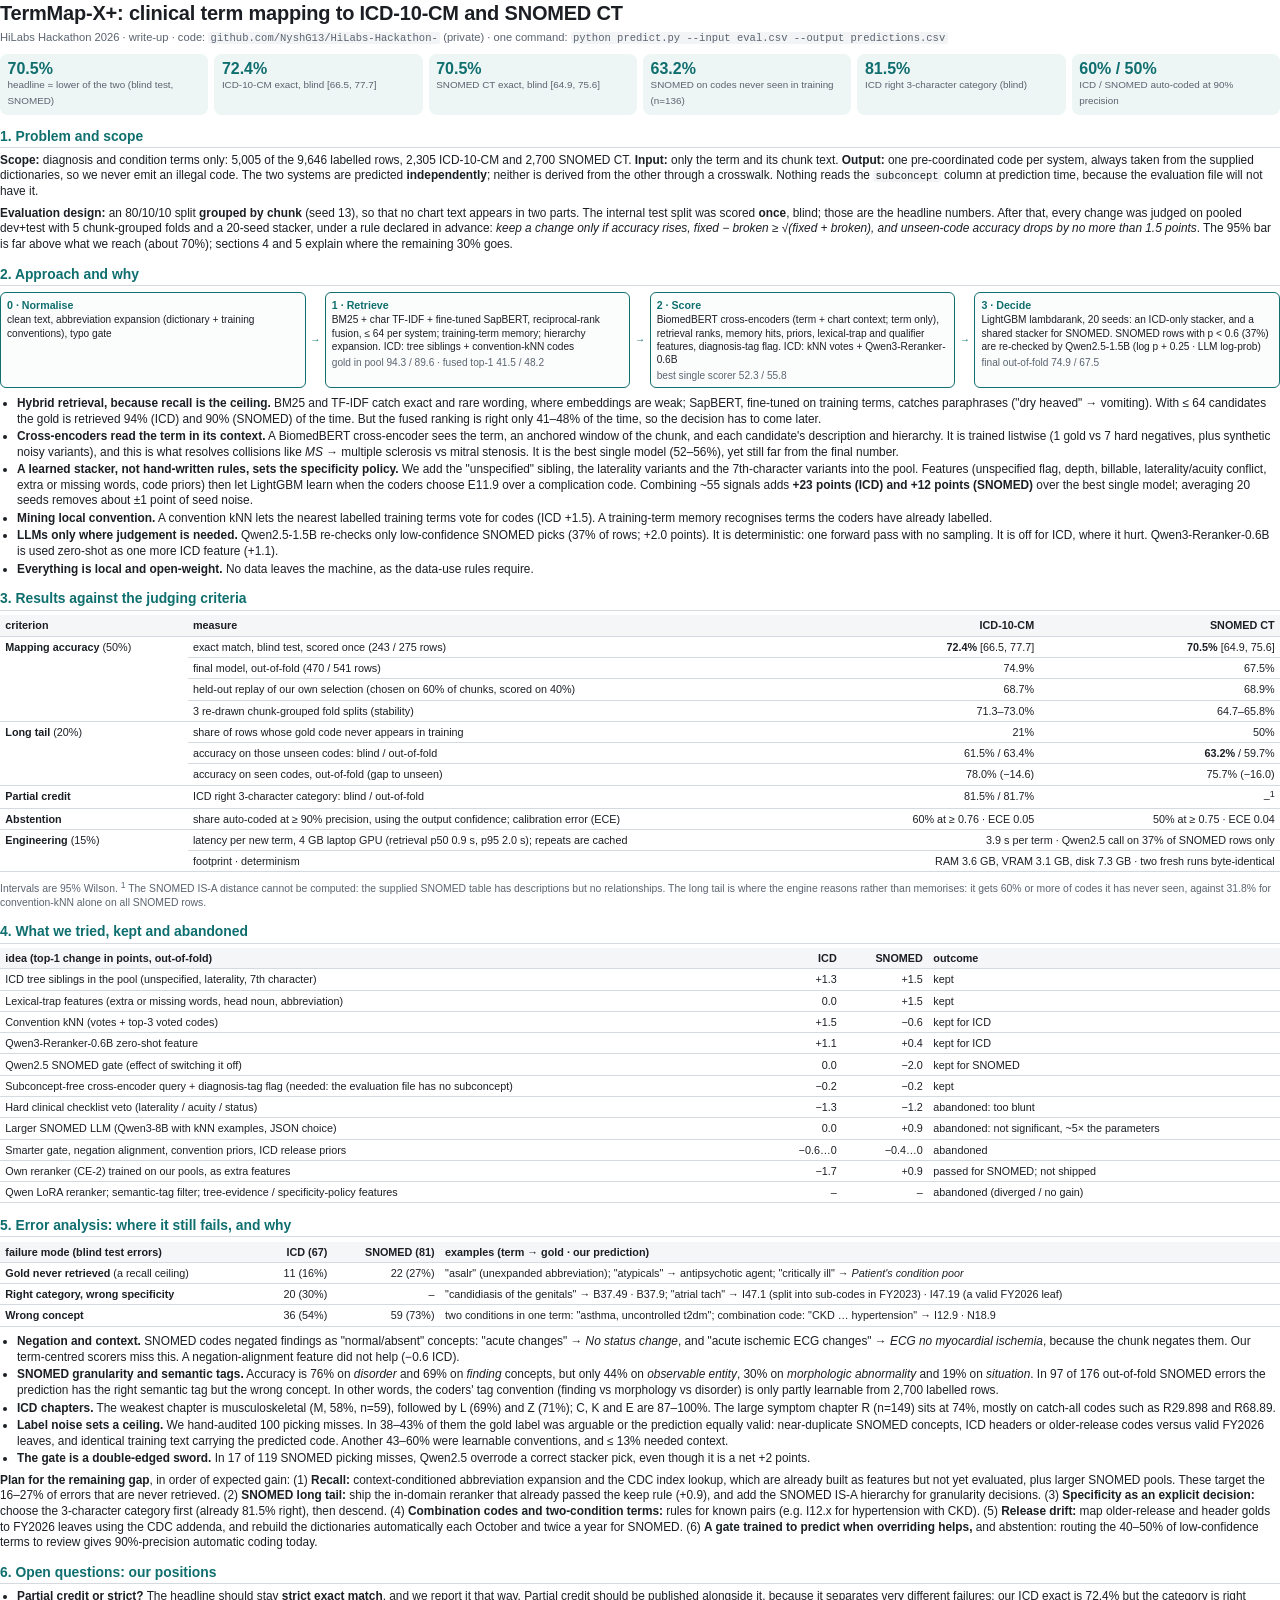
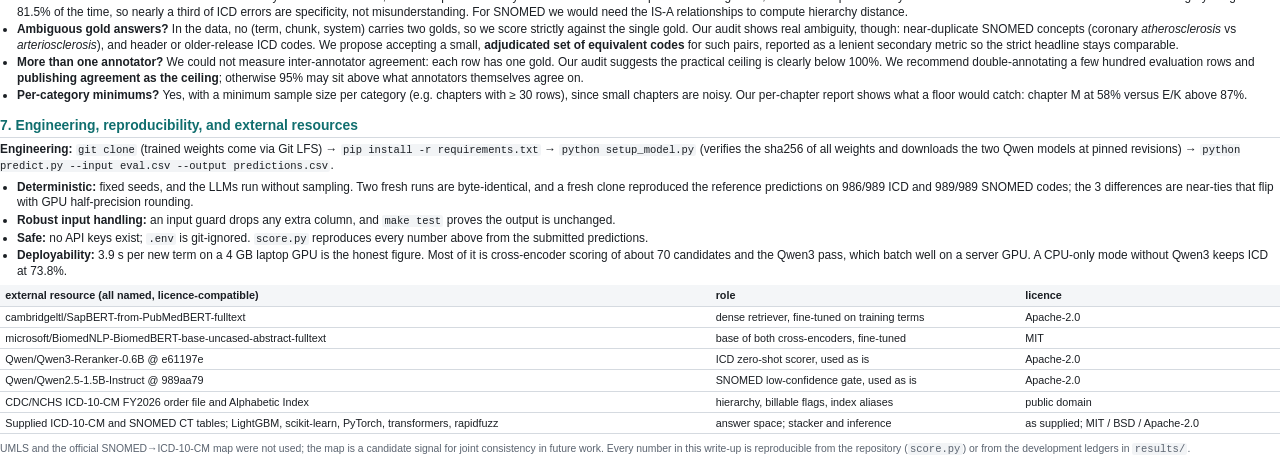
<file: docs/TermMap_XPlus_Writeup.html>
<!doctype html>
<html lang="en"><head><meta charset="utf-8"><title>TermMap-X+ Write-up</title>
<style>
@page { size: A4; margin: 12mm 13mm 12mm 13mm; }
:root { --ink:#1b1f24; --mute:#5b6470; --line:#d5dae0; --acc:#0f6e6e; --soft:#eef5f5; }
* { box-sizing: border-box; }
body { font-family: "Segoe UI", Calibri, Arial, sans-serif; font-size: 8.9pt; line-height: 1.32; color: var(--ink); background:#fff; margin:0; }
h1 { font-size: 15pt; margin: 0 0 1mm; letter-spacing:-.2px; }
h2 { font-size: 10.4pt; color: var(--acc); margin: 3.2mm 0 1.2mm; padding-bottom: .6mm; border-bottom: 1px solid var(--line); }
h3 { font-size: 9.2pt; margin: 2mm 0 .8mm; }
p { margin: 0 0 1.5mm; }
.sub { color: var(--mute); font-size: 8.4pt; margin-bottom: 2mm; }
.kpis { display: grid; grid-template-columns: repeat(6, 1fr); gap: 1.6mm; margin: 2mm 0 1mm; }
.kpi { background: var(--soft); border-radius: 2mm; padding: 1.6mm 2mm; }
.kpi b { display:block; font-size: 12pt; color: var(--acc); line-height:1.1; }
.kpi span { font-size: 7.4pt; color: var(--mute); }
table { border-collapse: collapse; width: 100%; margin: 1mm 0 2mm; font-size: 8.1pt; }
th, td { border-bottom: 1px solid var(--line); padding: .8mm 1.4mm; text-align: left; vertical-align: top; }
th { background: #f4f6f8; font-weight: 600; }
td.n, th.n { text-align: right; white-space: nowrap; }
ul { margin: 0 0 1.5mm 4.5mm; padding: 0; } li { margin: 0 0 .5mm; }
.flow { display: flex; gap: 1.2mm; align-items: stretch; margin: 1.5mm 0 2mm; font-size: 7.6pt; }
.box { flex: 1; border: 1px solid var(--acc); border-radius: 1.6mm; padding: 1.3mm 1.6mm; background:#fbfdfd; }
.box b { color: var(--acc); display:block; font-size: 8pt; margin-bottom: .4mm; }
.arr { align-self: center; color: var(--acc); font-weight: 700; }
.box .m { color: var(--mute); display:block; margin-top: .6mm; }
.two { display: grid; grid-template-columns: 1fr 1fr; gap: 4mm; }
.note { color: var(--mute); font-size: 7.8pt; }
code { font-family: Consolas, monospace; font-size: 7.9pt; background: #f2f4f6; padding: 0 .6mm; border-radius: .6mm; }
.pb { break-before: page; }
</style></head><body>

<h1>TermMap-X+: clinical term mapping to ICD-10-CM and SNOMED CT</h1>
<div class="sub">HiLabs Hackathon 2026 · write-up · code: <code>github.com/NyshG13/HiLabs-Hackathon-</code> (private) · one command: <code>python predict.py --input eval.csv --output predictions.csv</code></div>

<div class="kpis">
 <div class="kpi"><b>70.5%</b><span>headline = lower of the two (blind test, SNOMED)</span></div>
 <div class="kpi"><b>72.4%</b><span>ICD-10-CM exact, blind [66.5, 77.7]</span></div>
 <div class="kpi"><b>70.5%</b><span>SNOMED CT exact, blind [64.9, 75.6]</span></div>
 <div class="kpi"><b>63.2%</b><span>SNOMED on codes never seen in training (n=136)</span></div>
 <div class="kpi"><b>81.5%</b><span>ICD right 3-character category (blind)</span></div>
 <div class="kpi"><b>60% / 50%</b><span>ICD / SNOMED auto-coded at 90% precision</span></div>
</div>

<h2>1. Problem and scope</h2>
<p><b>Scope:</b>
diagnosis and condition terms only: 5,005 of the 9,646 labelled rows, 2,305 ICD-10-CM and 2,700 SNOMED CT.
<b>Input:</b> only the term and its chunk text. <b>Output:</b> one pre-coordinated code per system, always taken from the supplied dictionaries, so we never emit an illegal code.
The two systems are predicted <b>independently</b>; neither is derived from the other through a crosswalk.
Nothing reads the <code>subconcept</code> column at prediction time, because the evaluation file will not have it.</p>
<p><b>Evaluation design:</b>
an 80/10/10 split <b>grouped by chunk</b> (seed 13), so that no chart text appears in two parts.
The internal test split was scored <b>once</b>, blind; those are the headline numbers.
After that, every change was judged on pooled dev+test with 5 chunk-grouped folds and a 20-seed stacker, under a rule declared in advance:
<i>keep a change only if accuracy rises, fixed − broken ≥ √(fixed + broken), and unseen-code accuracy drops by no more than 1.5 points</i>.
The 95% bar is far above what we reach (about 70%); sections 4 and 5 explain where the remaining 30% goes.</p>

<h2>2. Approach and why</h2>
<div class="flow">
 <div class="box"><b>0 · Normalise</b>clean text, abbreviation expansion (dictionary + training conventions), typo gate</div><div class="arr">→</div>
 <div class="box"><b>1 · Retrieve</b>BM25 + char TF-IDF + fine-tuned SapBERT, reciprocal-rank fusion, ≤ 64 per system; training-term memory; hierarchy expansion. ICD: tree siblings + convention-kNN codes<span class="m">gold in pool 94.3 / 89.6 · fused top-1 41.5 / 48.2</span></div><div class="arr">→</div>
 <div class="box"><b>2 · Score</b>BiomedBERT cross-encoders (term + chart context; term only), retrieval ranks, memory hits, priors, lexical-trap and qualifier features, diagnosis-tag flag. ICD: kNN votes + Qwen3-Reranker-0.6B<span class="m">best single scorer 52.3 / 55.8</span></div><div class="arr">→</div>
 <div class="box"><b>3 · Decide</b>LightGBM lambdarank, 20 seeds: an ICD-only stacker, and a shared stacker for SNOMED. SNOMED rows with p &lt; 0.6 (37%) are re-checked by Qwen2.5-1.5B (log p + 0.25 · LLM log-prob)<span class="m">final out-of-fold 74.9 / 67.5</span></div>
</div>
<ul>
<li><b>Hybrid retrieval, because recall is the ceiling.</b> BM25 and TF-IDF catch exact and rare wording, where embeddings are weak; SapBERT, fine-tuned on training terms, catches paraphrases ("dry heaved" → vomiting). With ≤ 64 candidates the gold is retrieved 94% (ICD) and 90% (SNOMED) of the time. But the fused ranking is right only 41–48% of the time, so the decision has to come later.</li>
<li><b>Cross-encoders read the term in its context.</b> A BiomedBERT cross-encoder sees the term, an anchored window of the chunk, and each candidate's description and hierarchy. It is trained listwise (1 gold vs 7 hard negatives, plus synthetic noisy variants), and this is what resolves collisions like <i>MS</i> → multiple sclerosis vs mitral stenosis. It is the best single model (52–56%), yet still far from the final number.</li>
<li><b>A learned stacker, not hand-written rules, sets the specificity policy.</b> We add the "unspecified" sibling, the laterality variants and the 7th-character variants into the pool. Features (unspecified flag, depth, billable, laterality/acuity conflict, extra or missing words, code priors) then let LightGBM learn when the coders choose E11.9 over a complication code. Combining ~55 signals adds <b>+23 points (ICD) and +12 points (SNOMED)</b> over the best single model; averaging 20 seeds removes about ±1 point of seed noise.</li>
<li><b>Mining local convention.</b> A convention kNN lets the nearest labelled training terms vote for codes (ICD +1.5). A training-term memory recognises terms the coders have already labelled.</li>
<li><b>LLMs only where judgement is needed.</b> Qwen2.5-1.5B re-checks only low-confidence SNOMED picks (37% of rows; +2.0 points). It is deterministic: one forward pass with no sampling. It is off for ICD, where it hurt. Qwen3-Reranker-0.6B is used zero-shot as one more ICD feature (+1.1).</li>
<li><b>Everything is local and open-weight.</b> No data leaves the machine, as the data-use rules require.</li>
</ul>

<h2>3. Results against the judging criteria</h2>
<table>
<tr><th>criterion</th><th>measure</th><th class="n">ICD-10-CM</th><th class="n">SNOMED CT</th></tr>
<tr><td rowspan="4"><b>Mapping accuracy</b> (50%)</td><td>exact match, blind test, scored once (243 / 275 rows)</td><td class="n"><b>72.4%</b> [66.5, 77.7]</td><td class="n"><b>70.5%</b> [64.9, 75.6]</td></tr>
<tr><td>final model, out-of-fold (470 / 541 rows)</td><td class="n">74.9%</td><td class="n">67.5%</td></tr>
<tr><td>held-out replay of our own selection (chosen on 60% of chunks, scored on 40%)</td><td class="n">68.7%</td><td class="n">68.9%</td></tr>
<tr><td>3 re-drawn chunk-grouped fold splits (stability)</td><td class="n">71.3–73.0%</td><td class="n">64.7–65.8%</td></tr>
<tr><td rowspan="3"><b>Long tail</b> (20%)</td><td>share of rows whose gold code never appears in training</td><td class="n">21%</td><td class="n">50%</td></tr>
<tr><td>accuracy on those unseen codes: blind / out-of-fold</td><td class="n">61.5% / 63.4%</td><td class="n"><b>63.2%</b> / 59.7%</td></tr>
<tr><td>accuracy on seen codes, out-of-fold (gap to unseen)</td><td class="n">78.0% (−14.6)</td><td class="n">75.7% (−16.0)</td></tr>
<tr><td><b>Partial credit</b></td><td>ICD right 3-character category: blind / out-of-fold</td><td class="n">81.5% / 81.7%</td><td class="n">–<sup>1</sup></td></tr>
<tr><td><b>Abstention</b></td><td>share auto-coded at ≥ 90% precision, using the output confidence; calibration error (ECE)</td><td class="n">60% at ≥ 0.76 · ECE 0.05</td><td class="n">50% at ≥ 0.75 · ECE 0.04</td></tr>
<tr><td rowspan="2"><b>Engineering</b> (15%)</td><td>latency per new term, 4 GB laptop GPU (retrieval p50 0.9 s, p95 2.0 s); repeats are cached</td><td class="n" colspan="2">3.9 s per term · Qwen2.5 call on 37% of SNOMED rows only</td></tr>
<tr><td>footprint · determinism</td><td class="n" colspan="2">RAM 3.6 GB, VRAM 3.1 GB, disk 7.3 GB · two fresh runs byte-identical</td></tr>
</table>
<p class="note">Intervals are 95% Wilson. <sup>1</sup> The SNOMED IS-A distance cannot be computed: the supplied SNOMED table has descriptions but no relationships. The long tail is where the engine reasons rather than memorises: it gets 60% or more of codes it has never seen, against 31.8% for convention-kNN alone on all SNOMED rows.</p>

<h2>4. What we tried, kept and abandoned</h2>
<table>
<tr><th>idea (top-1 change in points, out-of-fold)</th><th class="n">ICD</th><th class="n">SNOMED</th><th>outcome</th></tr>
<tr><td>ICD tree siblings in the pool (unspecified, laterality, 7th character)</td><td class="n">+1.3</td><td class="n">+1.5</td><td>kept</td></tr>
<tr><td>Lexical-trap features (extra or missing words, head noun, abbreviation)</td><td class="n">0.0</td><td class="n">+1.5</td><td>kept</td></tr>
<tr><td>Convention kNN (votes + top-3 voted codes)</td><td class="n">+1.5</td><td class="n">−0.6</td><td>kept for ICD</td></tr>
<tr><td>Qwen3-Reranker-0.6B zero-shot feature</td><td class="n">+1.1</td><td class="n">+0.4</td><td>kept for ICD</td></tr>
<tr><td>Qwen2.5 SNOMED gate (effect of switching it off)</td><td class="n">0.0</td><td class="n">−2.0</td><td>kept for SNOMED</td></tr>
<tr><td>Subconcept-free cross-encoder query + diagnosis-tag flag (needed: the evaluation file has no subconcept)</td><td class="n">−0.2</td><td class="n">−0.2</td><td>kept</td></tr>
<tr><td>Hard clinical checklist veto (laterality / acuity / status)</td><td class="n">−1.3</td><td class="n">−1.2</td><td>abandoned: too blunt</td></tr>
<tr><td>Larger SNOMED LLM (Qwen3-8B with kNN examples, JSON choice)</td><td class="n">0.0</td><td class="n">+0.9</td><td>abandoned: not significant, ~5× the parameters</td></tr>
<tr><td>Smarter gate, negation alignment, convention priors, ICD release priors</td><td class="n">−0.6…0</td><td class="n">−0.4…0</td><td>abandoned</td></tr>
<tr><td>Own reranker (CE-2) trained on our pools, as extra features</td><td class="n">−1.7</td><td class="n">+0.9</td><td>passed for SNOMED; not shipped</td></tr>
<tr><td>Qwen LoRA reranker; semantic-tag filter; tree-evidence / specificity-policy features</td><td class="n">–</td><td class="n">–</td><td>abandoned (diverged / no gain)</td></tr>
</table>

<h2>5. Error analysis: where it still fails, and why</h2>
<table>
<tr><th>failure mode (blind test errors)</th><th class="n">ICD (67)</th><th class="n">SNOMED (81)</th><th>examples (term → gold · our prediction)</th></tr>
<tr><td><b>Gold never retrieved</b> (a recall ceiling)</td><td class="n">11 (16%)</td><td class="n">22 (27%)</td><td>"asalr" (unexpanded abbreviation); "atypicals" → antipsychotic agent; "critically ill" → <i>Patient's condition poor</i></td></tr>
<tr><td><b>Right category, wrong specificity</b></td><td class="n">20 (30%)</td><td class="n">–</td><td>"candidiasis of the genitals" → B37.49 · B37.9; "atrial tach" → I47.1 (split into sub-codes in FY2023) · I47.19 (a valid FY2026 leaf)</td></tr>
<tr><td><b>Wrong concept</b></td><td class="n">36 (54%)</td><td class="n">59 (73%)</td><td>two conditions in one term: "asthma, uncontrolled t2dm"; combination code: "CKD … hypertension" → I12.9 · N18.9</td></tr>
</table>
<ul>
<li><b>Negation and context.</b> SNOMED codes negated findings as "normal/absent" concepts: "acute changes" → <i>No status change</i>, and "acute ischemic ECG changes" → <i>ECG no myocardial ischemia</i>, because the chunk negates them. Our term-centred scorers miss this. A negation-alignment feature did not help (−0.6 ICD).</li>
<li><b>SNOMED granularity and semantic tags.</b> Accuracy is 76% on <i>disorder</i> and 69% on <i>finding</i> concepts, but only 44% on <i>observable entity</i>, 30% on <i>morphologic abnormality</i> and 19% on <i>situation</i>. In 97 of 176 out-of-fold SNOMED errors the prediction has the right semantic tag but the wrong concept. In other words, the coders' tag convention (finding vs morphology vs disorder) is only partly learnable from 2,700 labelled rows.</li>
<li><b>ICD chapters.</b> The weakest chapter is musculoskeletal (M, 58%, n=59), followed by L (69%) and Z (71%); C, K and E are 87–100%. The large symptom chapter R (n=149) sits at 74%, mostly on catch-all codes such as R29.898 and R68.89.</li>
<li><b>Label noise sets a ceiling.</b> We hand-audited 100 picking misses. In 38–43% of them the gold label was arguable or the prediction equally valid: near-duplicate SNOMED concepts, ICD headers or older-release codes versus valid FY2026 leaves, and identical training text carrying the predicted code. Another 43–60% were learnable conventions, and ≤ 13% needed context.</li>
<li><b>The gate is a double-edged sword.</b> In 17 of 119 SNOMED picking misses, Qwen2.5 overrode a correct stacker pick, even though it is a net +2 points.</li>
</ul>
<p><b>Plan for the remaining gap</b>, in order of expected gain:
(1) <b>Recall:</b> context-conditioned abbreviation expansion and the CDC index lookup, which are already built as features but not yet evaluated, plus larger SNOMED pools. These target the 16–27% of errors that are never retrieved.
(2) <b>SNOMED long tail:</b> ship the in-domain reranker that already passed the keep rule (+0.9), and add the SNOMED IS-A hierarchy for granularity decisions.
(3) <b>Specificity as an explicit decision:</b> choose the 3-character category first (already 81.5% right), then descend.
(4) <b>Combination codes and two-condition terms:</b> rules for known pairs (e.g. I12.x for hypertension with CKD).
(5) <b>Release drift:</b> map older-release and header golds to FY2026 leaves using the CDC addenda, and rebuild the dictionaries automatically each October and twice a year for SNOMED.
(6) <b>A gate trained to predict when overriding helps,</b> and abstention: routing the 40–50% of low-confidence terms to review gives 90%-precision automatic coding today.</p>

<h2>6. Open questions: our positions</h2>
<ul>
<li><b>Partial credit or strict?</b> The headline should stay <b>strict exact match</b>, and we report it that way. Partial credit should be published alongside it, because it separates very different failures: our ICD exact is 72.4% but the category is right 81.5% of the time, so nearly a third of ICD errors are specificity, not misunderstanding. For SNOMED we would need the IS-A relationships to compute hierarchy distance.</li>
<li><b>Ambiguous gold answers?</b> In the data, no (term, chunk, system) carries two golds, so we score strictly against the single gold. Our audit shows real ambiguity, though: near-duplicate SNOMED concepts (coronary <i>atherosclerosis</i> vs <i>arteriosclerosis</i>), and header or older-release ICD codes. We propose accepting a small, <b>adjudicated set of equivalent codes</b> for such pairs, reported as a lenient secondary metric so the strict headline stays comparable.</li>
<li><b>More than one annotator?</b> We could not measure inter-annotator agreement: each row has one gold. Our audit suggests the practical ceiling is clearly below 100%. We recommend double-annotating a few hundred evaluation rows and <b>publishing agreement as the ceiling</b>; otherwise 95% may sit above what annotators themselves agree on.</li>
<li><b>Per-category minimums?</b> Yes, with a minimum sample size per category (e.g. chapters with ≥ 30 rows), since small chapters are noisy. Our per-chapter report shows what a floor would catch: chapter M at 58% versus E/K above 87%.</li>
</ul>

<h2>7. Engineering, reproducibility, and external resources</h2>
<p><b>Engineering:</b>
<code>git clone</code> (trained weights come via Git LFS) → <code>pip install -r requirements.txt</code> → <code>python setup_model.py</code> (verifies the sha256 of all weights and downloads the two Qwen models at pinned revisions) → <code>python predict.py --input eval.csv --output predictions.csv</code>.</p>
<ul>
<li><b>Deterministic:</b> fixed seeds, and the LLMs run without sampling. Two fresh runs are byte-identical, and a fresh clone reproduced the reference predictions on 986/989 ICD and 989/989 SNOMED codes; the 3 differences are near-ties that flip with GPU half-precision rounding.</li>
<li><b>Robust input handling:</b> an input guard drops any extra column, and <code>make test</code> proves the output is unchanged.</li>
<li><b>Safe:</b> no API keys exist; <code>.env</code> is git-ignored. <code>score.py</code> reproduces every number above from the submitted predictions.</li>
<li><b>Deployability:</b> 3.9 s per new term on a 4 GB laptop GPU is the honest figure. Most of it is cross-encoder scoring of about 70 candidates and the Qwen3 pass, which batch well on a server GPU. A CPU-only mode without Qwen3 keeps ICD at 73.8%.</li>
</ul>
<table>
<tr><th>external resource (all named, licence-compatible)</th><th>role</th><th>licence</th></tr>
<tr><td>cambridgeltl/SapBERT-from-PubMedBERT-fulltext</td><td>dense retriever, fine-tuned on training terms</td><td>Apache-2.0</td></tr>
<tr><td>microsoft/BiomedNLP-BiomedBERT-base-uncased-abstract-fulltext</td><td>base of both cross-encoders, fine-tuned</td><td>MIT</td></tr>
<tr><td>Qwen/Qwen3-Reranker-0.6B @ e61197e</td><td>ICD zero-shot scorer, used as is</td><td>Apache-2.0</td></tr>
<tr><td>Qwen/Qwen2.5-1.5B-Instruct @ 989aa79</td><td>SNOMED low-confidence gate, used as is</td><td>Apache-2.0</td></tr>
<tr><td>CDC/NCHS ICD-10-CM FY2026 order file and Alphabetic Index</td><td>hierarchy, billable flags, index aliases</td><td>public domain</td></tr>
<tr><td>Supplied ICD-10-CM and SNOMED CT tables; LightGBM, scikit-learn, PyTorch, transformers, rapidfuzz</td><td>answer space; stacker and inference</td><td>as supplied; MIT / BSD / Apache-2.0</td></tr>
</table>
<p class="note">UMLS and the official SNOMED→ICD-10-CM map were not used; the map is a candidate signal for joint consistency in future work. Every number in this write-up is reproducible from the repository (<code>score.py</code>) or from the development ledgers in <code>results/</code>.</p>
</body></html>
</file>
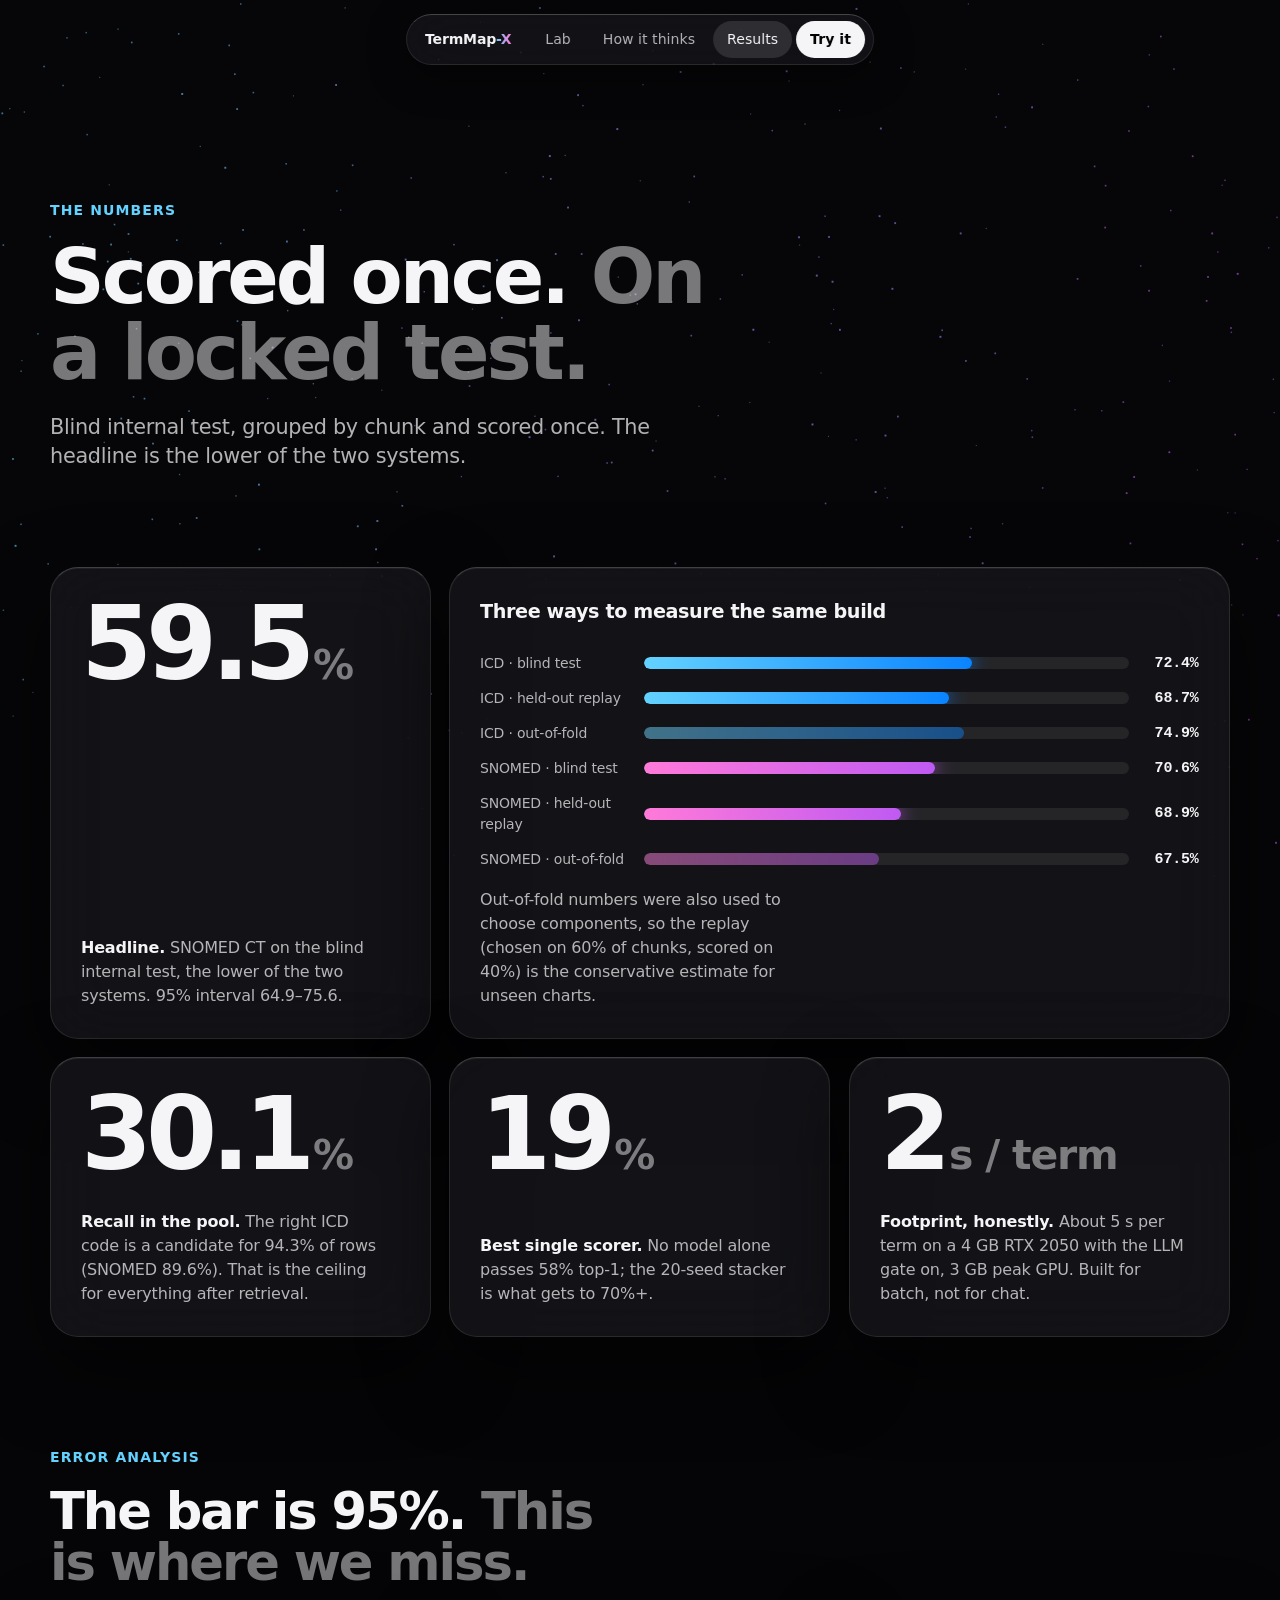
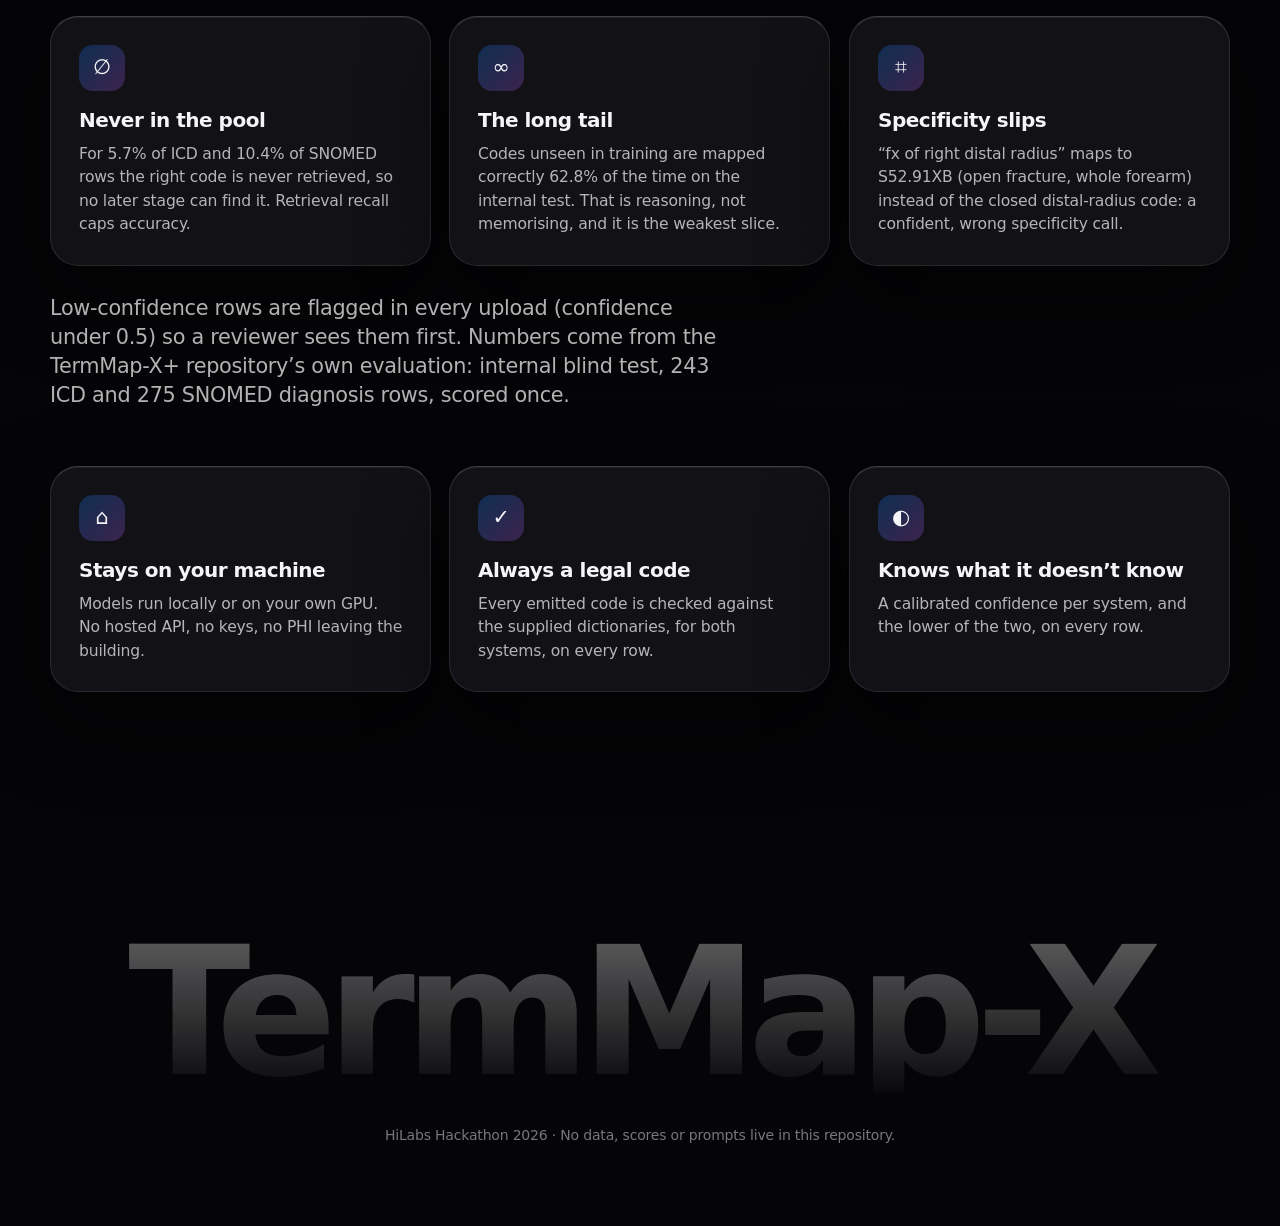
<file: web/results.html>
<!doctype html>
<html lang="en">
<head>
<meta charset="utf-8">
<meta name="viewport" content="width=device-width, initial-scale=1, viewport-fit=cover">
<meta name="theme-color" content="#050507">
<title>Results — TermMap-X</title>
<meta name="description" content="One clinical term in, one ICD-10-CM code and one SNOMED CT concept out. Calibrated, local, always a legal code.">
<link rel="icon" href="data:image/svg+xml,%3Csvg xmlns='http://www.w3.org/2000/svg' viewBox='0 0 32 32'%3E%3Ccircle cx='11' cy='16' r='7' fill='%230a84ff'/%3E%3Ccircle cx='21' cy='16' r='7' fill='%23bf5af2' fill-opacity='.85'/%3E%3C/svg%3E">
<link rel="stylesheet" href="style.css">
</head>
<body>
<canvas id="field" aria-hidden="true"></canvas>
<div class="grain" aria-hidden="true"></div>

<nav class="nav" aria-label="Primary">
  <a class="brand" href="index.html">TermMap<i>-X</i></a>
  <a href="lab.html" class="hide-s">Lab</a><a href="index.html#how" class="hide-s">How it thinks</a><a href="results.html" class="hide-s" aria-current="page">Results</a>
  <a href="lab.html" class="cta" data-magnet>Try it</a>
</nav>

<main>
  <div class="page-head"><div class="wrap"><div class="kicker reveal">The numbers</div><h2 class="reveal">Scored once. <em>On a locked test.</em></h2><p class="sub reveal">Blind internal test, grouped by chunk and scored once. The headline is the lower of the two systems.</p></div></div>
  <section id="numbers" class="after-head">
    <div class="wrap">
      <div class="stats">
        <div class="glass stat reveal" data-spot>
          <div><div class="big" data-count="70.6" data-dec="1">0<small>%</small></div></div>
          <div class="lbl"><b>Headline.</b> SNOMED CT on the blind internal test, the lower of the two systems. 95% interval 64.9–75.6.</div>
        </div>
        <div class="glass stat wide reveal" data-spot style="--d:80ms">
          <div>
            <div style="font-weight:650;letter-spacing:-0.02em;font-size:1.2rem">Three ways to measure the same build</div>
            <div class="bars">
              <div class="bar icd"><span>ICD · blind test</span><div class="track"><div class="fill" data-w="72.4"></div></div><b>72.4%</b></div>
              <div class="bar icd"><span>ICD · held-out replay</span><div class="track"><div class="fill" data-w="68.7"></div></div><b>68.7%</b></div>
              <div class="bar icd mute"><span>ICD · out-of-fold</span><div class="track"><div class="fill" data-w="74.9"></div></div><b>74.9%</b></div>
              <div class="bar sn"><span>SNOMED · blind test</span><div class="track"><div class="fill" data-w="70.6"></div></div><b>70.6%</b></div>
              <div class="bar sn"><span>SNOMED · held-out replay</span><div class="track"><div class="fill" data-w="68.9"></div></div><b>68.9%</b></div>
              <div class="bar sn mute"><span>SNOMED · out-of-fold</span><div class="track"><div class="fill" data-w="67.5"></div></div><b>67.5%</b></div>
            </div>
          </div>
          <div class="lbl">Out-of-fold numbers were also used to choose components, so the replay (chosen on 60% of chunks, scored on 40%) is the conservative estimate for unseen charts.</div>
        </div>
        <div class="glass stat reveal" data-spot>
          <div><div class="big" data-count="94.3" data-dec="1">0<small>%</small></div></div>
          <div class="lbl"><b>Recall in the pool.</b> The right ICD code is a candidate for 94.3% of rows (SNOMED 89.6%). That is the ceiling for everything after retrieval.</div>
        </div>
        <div class="glass stat reveal" data-spot style="--d:80ms">
          <div><div class="big" data-count="58" data-dec="0">0<small>%</small></div></div>
          <div class="lbl"><b>Best single scorer.</b> No model alone passes 58% top-1; the 20-seed stacker is what gets to 70%+.</div>
        </div>
        <div class="glass stat reveal" data-spot style="--d:160ms">
          <div><div class="big" data-count="5" data-dec="0">0<small>s / term</small></div></div>
          <div class="lbl"><b>Footprint, honestly.</b> About 5 s per term on a 4 GB RTX 2050 with the LLM gate on, 3 GB peak GPU. Built for batch, not for chat.</div>
        </div>
      </div>

      <div class="eh reveal">
        <div class="kicker">Error analysis</div>
        <h2 style="font-size:clamp(1.8rem,4.4vw,3.2rem)">The bar is 95%. <em>This is where we miss.</em></h2>
      </div>
      <div class="principles">
        <div class="glass principle reveal" data-spot><div class="ic">∅</div><h4>Never in the pool</h4><p>For 5.7% of ICD and 10.4% of SNOMED rows the right code is never retrieved, so no later stage can find it. Retrieval recall caps accuracy.</p></div>
        <div class="glass principle reveal" data-spot style="--d:80ms"><div class="ic">∞</div><h4>The long tail</h4><p>Codes unseen in training are mapped correctly 62.8% of the time on the internal test. That is reasoning, not memorising, and it is the weakest slice.</p></div>
        <div class="glass principle reveal" data-spot style="--d:160ms"><div class="ic">⌗</div><h4>Specificity slips</h4><p>“fx of right distal radius” maps to S52.91XB (open fracture, whole forearm) instead of the closed distal-radius code: a confident, wrong specificity call.</p></div>
      </div>
      <p class="sub reveal" style="margin-top:28px">Low-confidence rows are flagged in every upload (confidence under 0.5) so a reviewer sees them first. Numbers come from the TermMap-X+ repository’s own evaluation: internal blind test, 243 ICD and 275 SNOMED diagnosis rows, scored once.</p>

      <div class="principles" style="margin-top:56px">
        <div class="glass principle reveal" data-spot><div class="ic">⌂</div><h4>Stays on your machine</h4><p>Models run locally or on your own GPU. No hosted API, no keys, no PHI leaving the building.</p></div>
        <div class="glass principle reveal" data-spot style="--d:80ms"><div class="ic">✓</div><h4>Always a legal code</h4><p>Every emitted code is checked against the supplied dictionaries, for both systems, on every row.</p></div>
        <div class="glass principle reveal" data-spot style="--d:160ms"><div class="ic">◐</div><h4>Knows what it doesn’t know</h4><p>A calibrated confidence per system, and the lower of the two, on every row.</p></div>
      </div>
    </div>
  </section>
</main>

<footer>
  <div class="big-word">TermMap-X</div>
  <p>HiLabs Hackathon 2026 · No data, scores or prompts live in this repository.</p>
</footer>

<div class="toast" id="toast" role="status" aria-live="polite"></div>
<script src="app.js"></script>
</body>
</html>
</file>
<file: web/style.css>
/* TermMap-X console — Apple-style: system type with size-specific tracking, translucent materials,
   critically damped motion by default. Motion lives in app.js (springs); CSS only owns static look + press feedback. */

:root {
  --bg: #050507;
  --fg: #f5f5f7;
  --fg-2: rgba(245, 245, 247, 0.72);
  --fg-3: rgba(245, 245, 247, 0.48);
  --line: rgba(255, 255, 255, 0.10);
  --glass: rgba(28, 28, 34, 0.55);
  --glass-strong: rgba(22, 22, 28, 0.78);
  --icd: #0a84ff;
  --icd-2: #64d2ff;
  --snomed: #bf5af2;
  --snomed-2: #ff7ad9;
  --ok: #30d158;
  --warn: #ffd60a;
  --radius: 28px;
  --font: -apple-system, BlinkMacSystemFont, "SF Pro Display", "SF Pro Text", system-ui, "Segoe UI", Roboto, sans-serif;
  --mono: ui-monospace, "SF Mono", SFMono-Regular, Menlo, Consolas, monospace;
  color-scheme: dark;
}

* { box-sizing: border-box; margin: 0; padding: 0; -webkit-tap-highlight-color: transparent; }
html { scroll-behavior: auto; -webkit-text-size-adjust: 100%; }
body {
  background: var(--bg); color: var(--fg);
  font: 400 1.0625rem/1.5 var(--font); letter-spacing: -0.011em;
  font-optical-sizing: auto; -webkit-font-smoothing: antialiased;
  overflow-x: hidden; min-height: 100dvh;
}
::selection { background: rgba(10, 132, 255, 0.45); }
a { color: inherit; text-decoration: none; }
button { font: inherit; color: inherit; background: none; border: 0; cursor: pointer; touch-action: manipulation; }
:focus-visible { outline: 2px solid var(--icd-2); outline-offset: 3px; border-radius: 12px; }

#field { position: fixed; inset: 0; width: 100%; height: 100%; z-index: 0; pointer-events: none; }
.grain {
  position: fixed; inset: -50%; z-index: 1; pointer-events: none; opacity: 0.05; mix-blend-mode: overlay;
  background-image: url("data:image/svg+xml;utf8,<svg xmlns='http://www.w3.org/2000/svg' width='160' height='160'><filter id='n'><feTurbulence type='fractalNoise' baseFrequency='.9' numOctaves='2' stitchTiles='stitch'/></filter><rect width='100%' height='100%' filter='url(%23n)'/></svg>");
}
main, footer { position: relative; z-index: 2; }

/* ───────── nav: translucent chrome, content scrolls under ───────── */
.nav {
  position: fixed; top: 14px; left: 50%; z-index: 50; translate: -50% 0;
  display: flex; align-items: center; gap: 4px; padding: 6px 8px 6px 18px; border-radius: 999px;
  background: var(--glass); backdrop-filter: blur(24px) saturate(180%); -webkit-backdrop-filter: blur(24px) saturate(180%);
  border: 1px solid var(--line); border-top-color: rgba(255, 255, 255, 0.22);
  box-shadow: 0 10px 40px rgba(0, 0, 0, 0.45);
  font-size: 0.875rem; letter-spacing: 0.005em; font-weight: 500; white-space: nowrap;
}
.nav .brand { font-weight: 650; margin-right: 10px; letter-spacing: -0.01em; }
.nav .brand i { font-style: normal; background: linear-gradient(90deg, var(--icd-2), var(--snomed-2)); -webkit-background-clip: text; background-clip: text; color: transparent; }
.nav a, .nav button { padding: 8px 14px; border-radius: 999px; color: var(--fg-2); transition: background-color 120ms ease-out, color 120ms ease-out, transform 100ms ease-out; }
.nav a:hover { color: var(--fg); background: rgba(255, 255, 255, 0.08); }
.nav a:active, .nav button:active { transform: scale(0.96); }
.nav .cta { color: #000; background: var(--fg); font-weight: 600; }
.nav .cta:hover { color: #000; background: #fff; }

/* ───────── hero ───────── */
.hero { min-height: 100dvh; display: grid; place-items: center; text-align: center; padding: 120px 24px 80px; position: relative; }
.eyebrow {
  display: inline-flex; gap: 10px; align-items: center; padding: 7px 14px 7px 10px; border-radius: 999px;
  background: var(--glass); border: 1px solid var(--line); backdrop-filter: blur(16px); -webkit-backdrop-filter: blur(16px);
  font-size: 0.8125rem; color: var(--fg-2); letter-spacing: 0.01em;
}
.eyebrow .dot { width: 8px; height: 8px; border-radius: 50%; background: var(--ok); box-shadow: 0 0 0 0 rgba(48, 209, 88, 0.6); animation: ping 2.4s ease-out infinite; }
.eyebrow[data-mode="sample"] .dot { background: var(--warn); box-shadow: none; animation: none; }
@keyframes ping { 70% { box-shadow: 0 0 0 9px rgba(48, 209, 88, 0); } 100% { box-shadow: 0 0 0 0 rgba(48, 209, 88, 0); } }

h1.display {
  font-size: clamp(3.25rem, 11.5vw, 10.5rem); line-height: 0.92; letter-spacing: -0.045em; font-weight: 750;
  margin: 28px 0 26px; text-wrap: balance;
}
.display .line { display: block; overflow: hidden; padding-bottom: 0.06em; }
.display .word { display: inline-block; will-change: transform; }
.grad-a { background: linear-gradient(100deg, var(--icd-2) 0%, var(--icd) 60%); -webkit-background-clip: text; background-clip: text; color: transparent; }
.grad-b { background: linear-gradient(100deg, var(--snomed-2) 0%, var(--snomed) 70%); -webkit-background-clip: text; background-clip: text; color: transparent; }
.lede { max-width: 38ch; margin: 0 auto 38px; font-size: clamp(1.15rem, 2.2vw, 1.5rem); line-height: 1.35; letter-spacing: -0.018em; color: var(--fg-2); }
.lede b { color: var(--fg); font-weight: 600; }
.hero-actions { display: flex; gap: 12px; justify-content: center; flex-wrap: wrap; }

.btn {
  position: relative; display: inline-flex; align-items: center; gap: 10px; padding: 15px 26px; border-radius: 999px;
  font-weight: 600; font-size: 1rem; letter-spacing: -0.005em; will-change: transform;
  transition: transform 100ms ease-out, background-color 120ms ease-out, box-shadow 200ms ease-out;
}
.btn:active { transform: scale(0.97); }
.btn.primary { background: var(--fg); color: #000; box-shadow: 0 0 0 0 rgba(255, 255, 255, 0.3); }
.btn.primary:hover { box-shadow: 0 0 60px 4px rgba(120, 170, 255, 0.35); }
.btn.ghost { background: var(--glass); border: 1px solid var(--line); backdrop-filter: blur(16px); -webkit-backdrop-filter: blur(16px); }
.btn.ghost:hover { background: rgba(255, 255, 255, 0.10); }
kbd { font: 500 0.75rem var(--mono); padding: 2px 7px; border-radius: 7px; background: rgba(255, 255, 255, 0.12); color: var(--fg-2); }

.scroll-hint { position: absolute; bottom: 28px; left: 50%; translate: -50% 0; color: var(--fg-3); font-size: 0.8125rem; letter-spacing: 0.04em; display: grid; gap: 10px; justify-items: center; }
.scroll-hint span { width: 1px; height: 38px; background: linear-gradient(var(--fg-3), transparent); transform-origin: top; animation: drip 2.2s ease-in-out infinite; }
@keyframes drip { 0% { transform: scaleY(0); } 50% { transform: scaleY(1); } 100% { transform: scaleY(1); opacity: 0; } }

/* ───────── sections ───────── */
section { position: relative; padding: clamp(80px, 14vw, 180px) 24px; }
.wrap { max-width: 1180px; margin: 0 auto; }
.kicker { font-size: 0.875rem; font-weight: 600; letter-spacing: 0.08em; text-transform: uppercase; color: var(--icd-2); margin-bottom: 18px; }
h2 { font-size: clamp(2.2rem, 6vw, 4.75rem); line-height: 1; letter-spacing: -0.04em; font-weight: 720; text-wrap: balance; max-width: 16ch; }
h2 em { font-style: normal; color: var(--fg-3); }
.sub { margin-top: 22px; max-width: 52ch; font-size: clamp(1.05rem, 1.8vw, 1.3rem); line-height: 1.4; letter-spacing: -0.014em; color: var(--fg-2); }

.reveal { opacity: 0; transform: translate3d(0, 44px, 0) scale(0.98); filter: blur(10px); will-change: transform, opacity; }
.reveal.in { opacity: 1; transform: none; filter: none; transition: opacity 700ms cubic-bezier(0.2, 0.8, 0.2, 1), transform 900ms cubic-bezier(0.2, 0.9, 0.2, 1), filter 700ms ease-out; transition-delay: var(--d, 0ms); }

/* ───────── lab (playground) ───────── */
.lab-grid { display: grid; grid-template-columns: minmax(0, 1.05fr) minmax(0, 1fr); gap: 28px; margin-top: 64px; align-items: start; }
.glass {
  position: relative; border-radius: var(--radius); background: var(--glass-strong);
  backdrop-filter: blur(32px) saturate(170%); -webkit-backdrop-filter: blur(32px) saturate(170%);
  border: 1px solid var(--line); border-top-color: rgba(255, 255, 255, 0.2);
  box-shadow: 0 30px 80px rgba(0, 0, 0, 0.55), inset 0 1px 0 rgba(255, 255, 255, 0.06);
  overflow: hidden;
}
.glass::before { /* pointer-tracked specular light */
  content: ""; position: absolute; inset: 0; pointer-events: none; opacity: 0; transition: opacity 300ms ease-out;
  background: radial-gradient(520px circle at var(--mx, 50%) var(--my, 0%), rgba(255, 255, 255, 0.10), transparent 60%);
}
.glass:hover::before { opacity: 1; }
.panel { padding: 28px; }
.panel-head { display: flex; justify-content: space-between; align-items: center; margin-bottom: 20px; gap: 12px; flex-wrap: wrap; }
.panel-head h3 { font-size: 1.0625rem; font-weight: 650; letter-spacing: -0.015em; }
.chip-row { display: flex; flex-wrap: wrap; gap: 8px; margin-bottom: 20px; }
.chip {
  padding: 8px 14px; border-radius: 999px; font-size: 0.875rem; font-weight: 500; letter-spacing: 0.005em;
  background: rgba(255, 255, 255, 0.07); border: 1px solid transparent; color: var(--fg-2);
  transition: transform 100ms ease-out, background-color 120ms ease-out, color 120ms ease-out;
}
.chip:hover { background: rgba(255, 255, 255, 0.12); color: var(--fg); }
.chip:active { transform: scale(0.95); }
.chip[aria-pressed="true"] { background: var(--fg); color: #000; }

label.f { display: block; font-size: 0.75rem; font-weight: 600; letter-spacing: 0.08em; text-transform: uppercase; color: var(--fg-3); margin: 18px 0 8px; }
.field-in {
  width: 100%; padding: 16px 18px; border-radius: 18px; background: rgba(0, 0, 0, 0.35); color: var(--fg);
  border: 1px solid var(--line); font: 500 1.25rem/1.3 var(--font); letter-spacing: -0.02em; resize: none;
  transition: border-color 150ms ease-out, box-shadow 200ms ease-out, background-color 150ms ease-out;
}
textarea.field-in { font-size: 1rem; font-weight: 400; letter-spacing: -0.011em; line-height: 1.5; min-height: 112px; }
.field-in::placeholder { color: var(--fg-3); }
.field-in:focus { outline: none; border-color: rgba(100, 210, 255, 0.7); box-shadow: 0 0 0 4px rgba(10, 132, 255, 0.22); background: rgba(0, 0, 0, 0.5); }
.run { margin-top: 22px; display: flex; align-items: center; gap: 14px; flex-wrap: wrap; }
.run .note { font-size: 0.8125rem; color: var(--fg-3); }

/* pipeline rail inside lab */
.rail { list-style: none; display: grid; gap: 2px; margin-top: 4px; position: relative; }
.rail li {
  display: grid; grid-template-columns: 34px 1fr auto; gap: 12px; align-items: center; padding: 11px 12px; border-radius: 16px;
  color: var(--fg-3); transition: background-color 250ms ease-out, color 250ms ease-out;
}
.rail .n { width: 34px; height: 34px; border-radius: 50%; display: grid; place-items: center; font: 600 0.8125rem var(--mono); background: rgba(255, 255, 255, 0.06); transition: background 300ms ease-out, color 300ms, box-shadow 400ms ease-out; }
.rail .t { font-weight: 600; letter-spacing: -0.012em; font-size: 0.975rem; }
.rail .d { font-size: 0.8125rem; color: var(--fg-3); line-height: 1.3; }
.rail .ms { font: 500 0.75rem var(--mono); color: var(--fg-3); opacity: 0; transition: opacity 300ms; }
.rail li.on { background: rgba(255, 255, 255, 0.06); color: var(--fg); }
.rail li.on .n { background: linear-gradient(135deg, var(--icd), var(--snomed)); color: #fff; box-shadow: 0 0 24px rgba(120, 100, 255, 0.7); }
.rail li.done { color: var(--fg-2); }
.rail li.done .n { background: rgba(48, 209, 88, 0.2); color: var(--ok); }
.rail li.done .ms { opacity: 1; }
.rail li.skip { opacity: 0.45; }

/* results */
.results { display: grid; gap: 18px; perspective: 1200px; }
.code-card {
  position: relative; padding: 26px 26px 22px; border-radius: var(--radius); cursor: grab; user-select: none; -webkit-user-select: none; touch-action: none;
  background: var(--glass-strong); backdrop-filter: blur(32px) saturate(170%); -webkit-backdrop-filter: blur(32px) saturate(170%);
  border: 1px solid var(--line); border-top-color: rgba(255, 255, 255, 0.22); overflow: hidden; will-change: transform;
  box-shadow: 0 24px 60px rgba(0, 0, 0, 0.5);
}
.code-card.drag { cursor: grabbing; box-shadow: 0 50px 100px rgba(0, 0, 0, 0.7); z-index: 5; }
.code-card::after { content: ""; position: absolute; inset: -1px; border-radius: inherit; padding: 1px; pointer-events: none; opacity: 0.9;
  background: linear-gradient(135deg, var(--c1), transparent 40%, transparent 60%, var(--c2));
  -webkit-mask: linear-gradient(#000 0 0) content-box, linear-gradient(#000 0 0); -webkit-mask-composite: xor; mask-composite: exclude; }
.code-card[data-sys="icd"] { --c1: var(--icd-2); --c2: var(--icd); }
.code-card[data-sys="snomed"] { --c1: var(--snomed-2); --c2: var(--snomed); }
.code-card .sys { display: flex; justify-content: space-between; align-items: center; font-size: 0.75rem; font-weight: 650; letter-spacing: 0.1em; text-transform: uppercase; color: var(--c1); }
.code-card .code { font-size: clamp(2.4rem, 5.4vw, 3.8rem); line-height: 1.02; letter-spacing: -0.05em; font-weight: 740; margin: 14px 0 6px; font-variant-numeric: tabular-nums; word-break: break-all; min-height: 1.02em; }
.code-card .name { color: var(--fg-2); font-size: 0.975rem; line-height: 1.35; min-height: 2.7em; }
.code-card .meta { display: flex; align-items: center; gap: 16px; margin-top: 18px; padding-top: 16px; border-top: 1px solid var(--line); }
.ring { --p: 0; width: 54px; height: 54px; flex: none; position: relative; }
.ring svg { width: 100%; height: 100%; transform: rotate(-90deg); }
.ring circle { fill: none; stroke-width: 5; stroke-linecap: round; }
.ring .bg { stroke: rgba(255, 255, 255, 0.1); }
.ring .fg { stroke: var(--c1); stroke-dasharray: 138.2; stroke-dashoffset: calc(138.2 * (1 - var(--p))); }
.ring b { position: absolute; inset: 0; display: grid; place-items: center; font: 650 0.75rem var(--mono); letter-spacing: -0.02em; }
.ring.na .fg { stroke-dasharray: 3 6; stroke-dashoffset: 0; opacity: 0.35; }
.alts { flex: 1; min-width: 0; display: grid; gap: 4px; font-size: 0.8125rem; color: var(--fg-3); }
.alts div { display: flex; justify-content: space-between; gap: 10px; white-space: nowrap; overflow: hidden; }
.alts span:first-child { font-family: var(--mono); color: var(--fg-2); }
.alts span:last-child { overflow: hidden; text-overflow: ellipsis; }
.flag { padding: 3px 9px; border-radius: 999px; font-size: 0.6875rem; letter-spacing: 0.06em; background: rgba(255, 214, 10, 0.15); color: var(--warn); }
.hintline { text-align: center; color: var(--fg-3); font-size: 0.8125rem; margin-top: 4px; }
.empty-card { display: grid; place-items: center; min-height: 190px; text-align: center; color: var(--fg-3); padding: 28px; }
.code-card.ghosted .code, .code-card.ghosted .name { opacity: 0.25; filter: blur(6px); }

/* ───────── pipeline (sticky scroll) ───────── */
.pipe { padding-top: 0; }
.pipe-track { height: 560vh; position: relative; }
.pipe-stick { position: sticky; top: 0; height: 100dvh; display: grid; align-items: center; padding: 90px 24px 40px; }
.pipe-inner { max-width: 1180px; margin: 0 auto; width: 100%; display: grid; grid-template-columns: minmax(0, 1fr) minmax(0, 1.1fr); gap: 56px; align-items: center; }
.pipe-copy h2 { font-size: clamp(2rem, 4.6vw, 3.6rem); }
.stage-title { font-size: clamp(1.6rem, 3.2vw, 2.4rem); line-height: 1.05; letter-spacing: -0.035em; font-weight: 700; margin: 26px 0 12px; min-height: 2.2em; }
.stage-body { color: var(--fg-2); max-width: 44ch; min-height: 7em; font-size: 1.0625rem; }
.stage-body code { font: 500 0.875em var(--mono); padding: 1px 6px; border-radius: 6px; background: rgba(255, 255, 255, 0.1); color: var(--fg); }
.pips { display: flex; gap: 8px; margin-top: 30px; }
.pips i { height: 5px; width: 22px; border-radius: 5px; background: rgba(255, 255, 255, 0.14); transition: width 400ms cubic-bezier(0.2, 0.9, 0.2, 1), background-color 300ms; }
.pips i.on { width: 54px; background: linear-gradient(90deg, var(--icd-2), var(--snomed-2)); }
.pips i.past { background: rgba(255, 255, 255, 0.45); }
.viz { aspect-ratio: 1 / 0.86; border-radius: 36px; position: relative; }
.viz canvas { position: absolute; inset: 0; width: 100%; height: 100%; }
.viz-label { position: absolute; left: 22px; bottom: 18px; font: 500 0.75rem var(--mono); color: var(--fg-3); letter-spacing: 0.02em; }
.viz-count { position: absolute; right: 22px; top: 18px; font: 650 0.8125rem var(--mono); color: var(--fg-2); }

/* ───────── numbers ───────── */
.stats { display: grid; grid-template-columns: repeat(12, 1fr); gap: 18px; margin-top: 64px; }
.stat { padding: 30px; grid-column: span 4; display: flex; flex-direction: column; justify-content: space-between; min-height: 280px; }
.stat.wide { grid-column: span 8; }
.stat .big { font-size: clamp(3.6rem, 8vw, 7rem); line-height: 0.9; letter-spacing: -0.06em; font-weight: 760; font-variant-numeric: tabular-nums; }
.stat .big small { font-size: 0.4em; letter-spacing: -0.03em; color: var(--fg-3); font-weight: 600; margin-left: 4px; }
.stat .lbl { color: var(--fg-2); font-size: 1rem; max-width: 30ch; margin-top: 18px; }
.stat .lbl b { color: var(--fg); font-weight: 600; }
.bars { display: grid; gap: 14px; margin-top: 26px; }
.bar { display: grid; grid-template-columns: 150px 1fr 56px; gap: 14px; align-items: center; font-size: 0.875rem; color: var(--fg-2); }
.bar .track { height: 12px; border-radius: 12px; background: rgba(255, 255, 255, 0.08); overflow: hidden; }
.bar .fill { height: 100%; width: 0; border-radius: inherit; background: linear-gradient(90deg, var(--c1), var(--c2)); box-shadow: 0 0 20px var(--c2); }
.bar b { font: 650 0.9375rem var(--mono); color: var(--fg); text-align: right; }
.bar.icd { --c1: var(--icd-2); --c2: var(--icd); }
.bar.sn { --c1: var(--snomed-2); --c2: var(--snomed); }
.bar.mute .fill { opacity: 0.45; box-shadow: none; }

.principles { display: grid; grid-template-columns: repeat(3, 1fr); gap: 18px; margin-top: 18px; }
.principle { padding: 28px; }
.principle h4 { font-size: 1.25rem; letter-spacing: -0.025em; margin: 14px 0 8px; }
.principle p { color: var(--fg-2); font-size: 0.975rem; }
.principle .ic { width: 46px; height: 46px; border-radius: 14px; display: grid; place-items: center; background: linear-gradient(135deg, rgba(10, 132, 255, 0.25), rgba(191, 90, 242, 0.25)); font-size: 1.3rem; }

footer { padding: 60px 24px 80px; text-align: center; color: var(--fg-3); font-size: 0.875rem; }
footer .big-word { font-size: clamp(3rem, 14vw, 12rem); line-height: 0.9; letter-spacing: -0.06em; font-weight: 780; margin-bottom: 32px; background: linear-gradient(180deg, rgba(255,255,255,0.35), rgba(255,255,255,0.02)); -webkit-background-clip: text; background-clip: text; color: transparent; }

.toast {
  position: fixed; left: 50%; bottom: 28px; z-index: 100; translate: -50% 0; padding: 12px 20px; border-radius: 999px; font-size: 0.9375rem; font-weight: 500;
  background: var(--glass-strong); backdrop-filter: blur(24px) saturate(180%); -webkit-backdrop-filter: blur(24px) saturate(180%);
  border: 1px solid var(--line); box-shadow: 0 16px 50px rgba(0, 0, 0, 0.5); pointer-events: none; opacity: 0; will-change: transform, opacity;
}

/* ───────── responsive ───────── */
@media (max-width: 940px) {
  .lab-grid, .pipe-inner { grid-template-columns: 1fr; }
  .pipe-inner { gap: 28px; }
  .viz { max-height: 38dvh; aspect-ratio: auto; height: 38dvh; }
  .stat, .stat.wide { grid-column: span 12; min-height: 0; gap: 28px; }
  .principles { grid-template-columns: 1fr; }
  .nav a.hide-s { display: none; }
  .bar { grid-template-columns: 110px 1fr 52px; }
}

/* ───────── accessibility: three independent signals ───────── */
@media (prefers-reduced-motion: reduce) {
  .reveal { transform: none; filter: none; opacity: 0; }
  .reveal.in { transition: opacity 250ms ease; }
  .eyebrow .dot, .scroll-hint span { animation: none; }
}
@media (prefers-reduced-transparency: reduce) {
  .nav, .glass, .code-card, .eyebrow, .btn.ghost, .toast { background: #17171c; backdrop-filter: none; -webkit-backdrop-filter: none; }
  .grain { display: none; }
}
@media (prefers-contrast: more) {
  :root { --line: rgba(255, 255, 255, 0.45); --fg-2: #fff; --fg-3: rgba(255, 255, 255, 0.82); }
  .nav, .glass, .code-card { background: #000; }
}

/* ───────── multi-page ───────── */
@view-transition { navigation: auto; }                   /* cross-document morph between pages */
::view-transition-old(root) { animation: 260ms cubic-bezier(0.4, 0, 1, 1) both vt-out; }
::view-transition-new(root) { animation: 520ms cubic-bezier(0.2, 0.9, 0.2, 1) both vt-in; }
@keyframes vt-out { to { opacity: 0; transform: scale(0.985); filter: blur(8px); } }
@keyframes vt-in { from { opacity: 0; transform: translateY(18px) scale(1.01); filter: blur(8px); } }
@media (prefers-reduced-motion: reduce) { ::view-transition-old(root), ::view-transition-new(root) { animation-duration: 120ms; transform: none; filter: none; } }

.nav a[aria-current="page"] { color: var(--fg); background: rgba(255, 255, 255, 0.12); }
.nav a.brand { padding: 8px 10px 8px 0; margin-right: 6px; font-weight: 650; color: var(--fg); letter-spacing: -0.01em; }
.nav a.brand:hover { background: none; }
.page-head { padding: clamp(130px, 18vw, 200px) 24px 0; }
section.after-head { padding-top: clamp(40px, 6vw, 72px); }
section.after-head .lab-grid, section.after-head .stats { margin-top: 24px; }
.pipe { padding-top: 0; }

.tease-grid { display: grid; grid-template-columns: repeat(3, 1fr); gap: 18px; margin-top: 56px; }
.tease-card { display: flex; flex-direction: column; gap: 10px; padding: 30px; min-height: 300px; transition: transform 100ms ease-out, border-color 200ms; }
.tease-card:active { transform: scale(0.98); }
.tease-card:hover { border-color: rgba(255, 255, 255, 0.3); }
.tease-card .tn { font: 600 0.8125rem var(--mono); color: var(--fg-3); }
.tease-card h3 { font-size: clamp(1.8rem, 3vw, 2.4rem); letter-spacing: -0.04em; line-height: 1; margin-top: auto; }
.tease-card p { color: var(--fg-2); max-width: 30ch; }
.tease-card .go { font-weight: 600; font-size: 0.9375rem; background: linear-gradient(90deg, var(--icd-2), var(--snomed-2)); -webkit-background-clip: text; background-clip: text; color: transparent; }
@media (max-width: 940px) { .tease-grid { grid-template-columns: 1fr; } .tease-card { min-height: 0; gap: 14px; } }


/* ───────── lab: mode switch, upload, results table ───────── */
.seg { position: relative; display: inline-grid; grid-auto-flow: column; grid-auto-columns: 1fr; margin: 40px 0 0; padding: 4px; border-radius: 999px; background: var(--glass); border: 1px solid var(--line); backdrop-filter: blur(20px); -webkit-backdrop-filter: blur(20px); }
.seg button { position: relative; z-index: 1; padding: 10px 22px; border-radius: 999px; font-weight: 600; font-size: 0.9375rem; color: var(--fg-2); transition: color 150ms ease-out, transform 100ms ease-out; white-space: nowrap; }
.seg button:active { transform: scale(0.97); }
.seg button[aria-selected="true"] { color: #000; }
.seg-thumb { position: absolute; z-index: 0; top: 4px; bottom: 4px; left: 4px; border-radius: 999px; background: var(--fg); will-change: transform, width; }
#paneSingle, #paneBatch { margin-top: 28px; }
#paneBatch[hidden], #paneSingle[hidden] { display: none; }
#paneSingle .lab-grid { margin-top: 0; }

.drop { padding: clamp(34px, 6vw, 70px) 28px; text-align: center; border: 1.5px dashed rgba(255, 255, 255, 0.22); cursor: pointer; transition: border-color 200ms ease-out, background-color 200ms ease-out, transform 200ms cubic-bezier(0.2, 0.9, 0.2, 1); }
.drop.over { border-color: var(--icd-2); background: rgba(10, 132, 255, 0.12); transform: scale(1.012); }
.drop-ic { width: 72px; height: 72px; margin: 0 auto 18px; border-radius: 22px; display: grid; place-items: center; font-size: 2rem; background: linear-gradient(135deg, rgba(10, 132, 255, 0.35), rgba(191, 90, 242, 0.35)); }
.drop h3 { font-size: clamp(1.6rem, 3vw, 2.2rem); letter-spacing: -0.035em; margin-bottom: 10px; }
.drop p { max-width: 62ch; margin: 0 auto 24px; color: var(--fg-2); font-size: 0.975rem; }
.drop p span { color: var(--fg-3); }
.drop code, .warns code { font: 500 0.85em var(--mono); padding: 1px 6px; border-radius: 6px; background: rgba(255, 255, 255, 0.1); color: var(--fg); }
.drop-actions { display: flex; gap: 10px; justify-content: center; flex-wrap: wrap; }

.batch-panel { margin-top: 18px; }
.batch-panel .note { font-size: 0.8125rem; color: var(--fg-3); }
.warns { display: grid; gap: 8px; margin-bottom: 4px; }
.warns:empty { display: none; }
.warns div { padding: 10px 14px; border-radius: 14px; font-size: 0.875rem; background: rgba(255, 214, 10, 0.1); color: #ffe27a; }
.warns div.err { background: rgba(255, 69, 58, 0.14); color: #ff9f98; }
.batch-panel .run .btn { padding: 12px 22px; font-size: 0.9375rem; }
.btn[disabled] { opacity: 0.4; pointer-events: none; }
.progress { height: 8px; border-radius: 8px; background: rgba(255, 255, 255, 0.08); margin-top: 20px; overflow: hidden; }
.progress i { display: block; height: 100%; width: 0; border-radius: inherit; background: linear-gradient(90deg, var(--icd-2), var(--snomed-2)); box-shadow: 0 0 18px var(--snomed); }
.kpis { display: grid; grid-template-columns: repeat(4, 1fr); gap: 12px; margin-top: 18px; }
.kpis div { padding: 14px 16px; border-radius: 16px; background: rgba(255, 255, 255, 0.05); }
.kpis b { display: block; font-size: 1.6rem; letter-spacing: -0.04em; font-variant-numeric: tabular-nums; }
.kpis span { font-size: 0.75rem; color: var(--fg-3); text-transform: uppercase; letter-spacing: 0.08em; font-weight: 600; }
.tbl-tools { display: flex; gap: 16px; align-items: center; margin: 22px 0 12px; flex-wrap: wrap; }
.field-in.slim { width: auto; flex: 1; min-width: 200px; padding: 11px 16px; font-size: 0.9375rem; font-weight: 400; letter-spacing: -0.01em; border-radius: 14px; }
.check { display: flex; gap: 8px; align-items: center; font-size: 0.875rem; color: var(--fg-2); cursor: pointer; }
.check input { accent-color: var(--icd); width: 16px; height: 16px; }
.tbl-wrap { max-height: 560px; overflow: auto; border-radius: 18px; border: 1px solid var(--line); background: rgba(0, 0, 0, 0.25); }
.tbl { width: 100%; border-collapse: collapse; font-size: 0.875rem; }
.tbl th { position: sticky; top: 0; z-index: 2; text-align: left; padding: 12px 14px; font-size: 0.6875rem; letter-spacing: 0.09em; text-transform: uppercase; color: var(--fg-3); background: rgba(22, 22, 28, 0.92); backdrop-filter: blur(16px); -webkit-backdrop-filter: blur(16px); }
.tbl td { padding: 11px 14px; border-top: 1px solid rgba(255, 255, 255, 0.06); vertical-align: top; }
.tbl td.n, .tbl td.cid { color: var(--fg-3); font-family: var(--mono); font-size: 0.75rem; white-space: nowrap; }
.tbl td.term { font-weight: 500; max-width: 280px; overflow-wrap: anywhere; }
.tbl td.cd { white-space: nowrap; }
.tbl td.cd b { display: block; font: 650 0.9375rem var(--mono); letter-spacing: -0.02em; }
.tbl td.cd small { display: block; max-width: 260px; margin-top: 2px; color: var(--fg-3); font-size: 0.75rem; line-height: 1.3; white-space: normal; }
.tbl td.cd.icd b { color: var(--icd-2); }
.tbl td.cd.sn b { color: var(--snomed-2); }
.tbl tr.new td { animation: rowin 700ms cubic-bezier(0.2, 0.9, 0.2, 1); }
@keyframes rowin { from { background: rgba(100, 210, 255, 0.22); } }
.pill { display: inline-block; padding: 3px 10px; border-radius: 999px; font: 650 0.75rem var(--mono); background: rgba(48, 209, 88, 0.16); color: var(--ok); }
.pill.low { background: rgba(255, 214, 10, 0.16); color: var(--warn); }
.pill.na { background: rgba(255, 255, 255, 0.08); color: var(--fg-3); }
.tbl .pending { color: var(--fg-3); }
@media (max-width: 700px) { .kpis { grid-template-columns: repeat(2, 1fr); } .tbl td.cid, .tbl th:nth-child(2) { display: none; } }
.eh { margin: clamp(60px, 9vw, 110px) 0 28px; }
[hidden] { display: none !important; }
</file>
